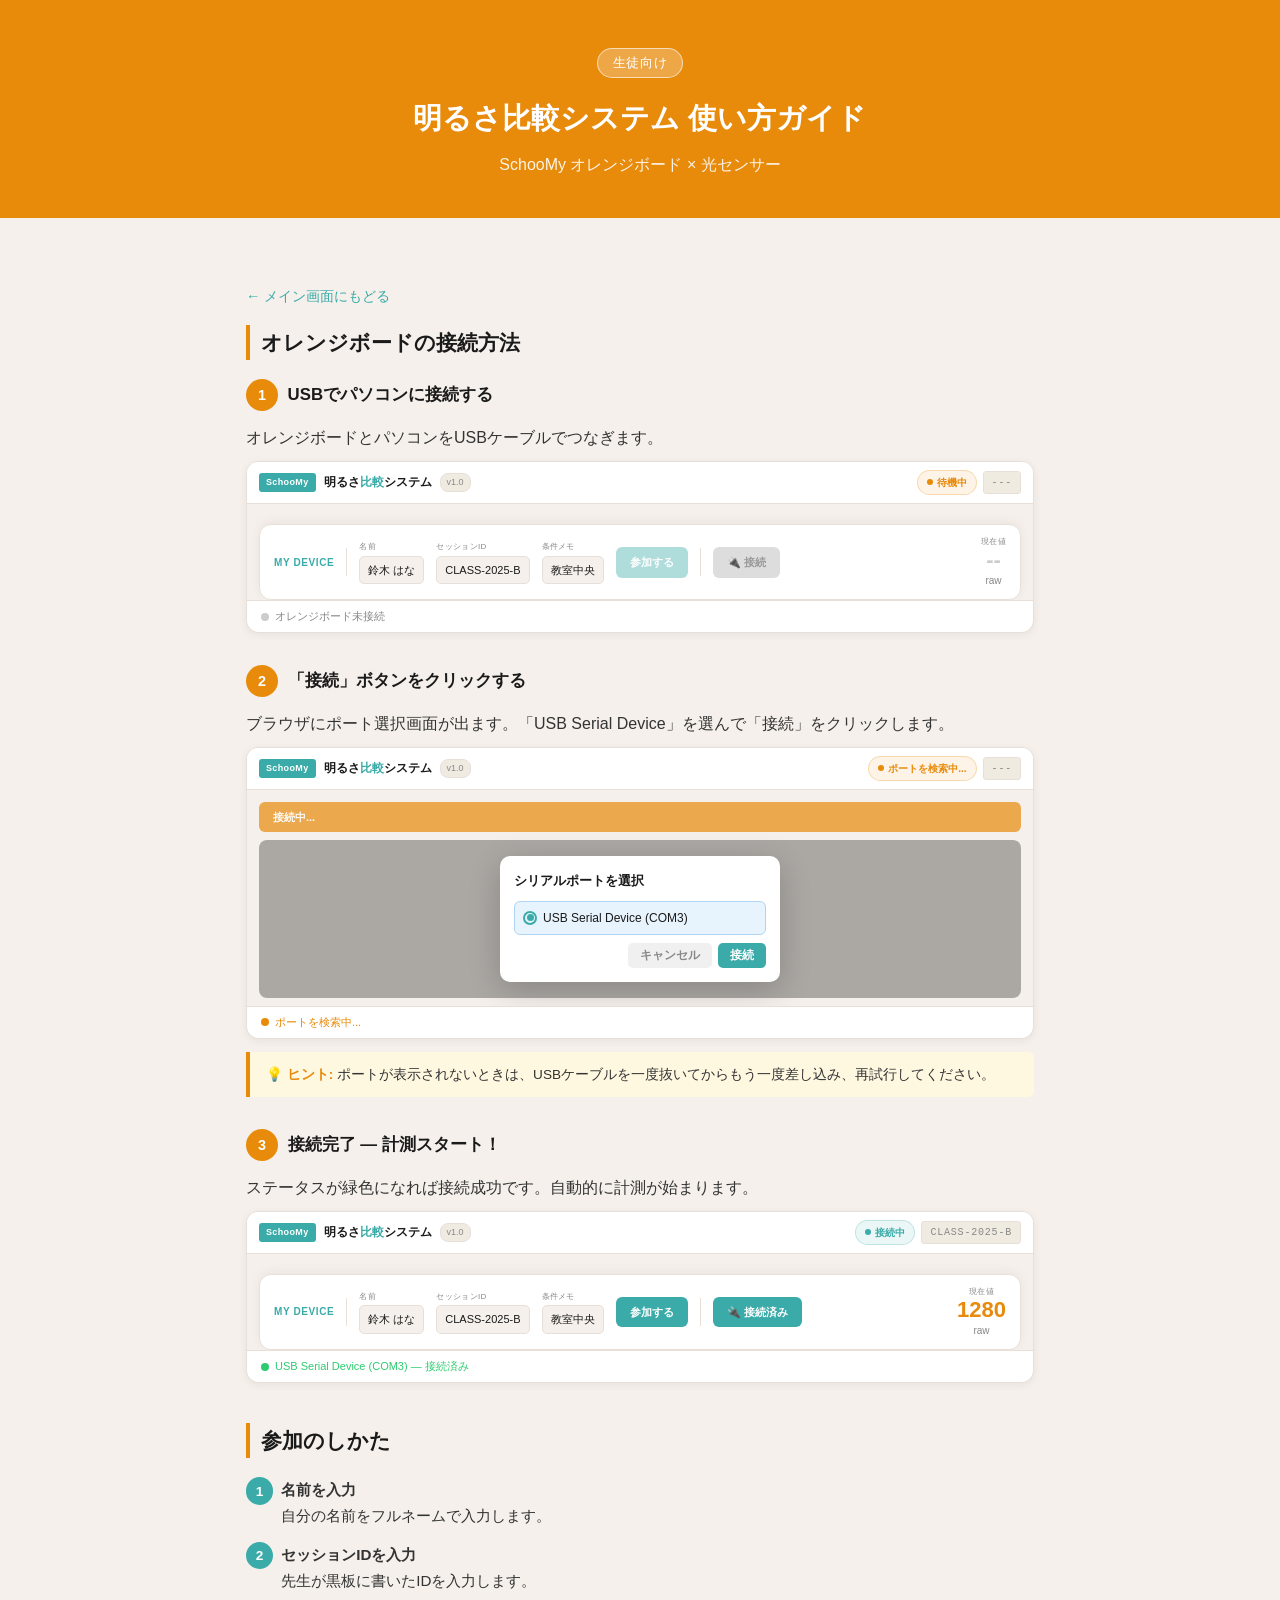
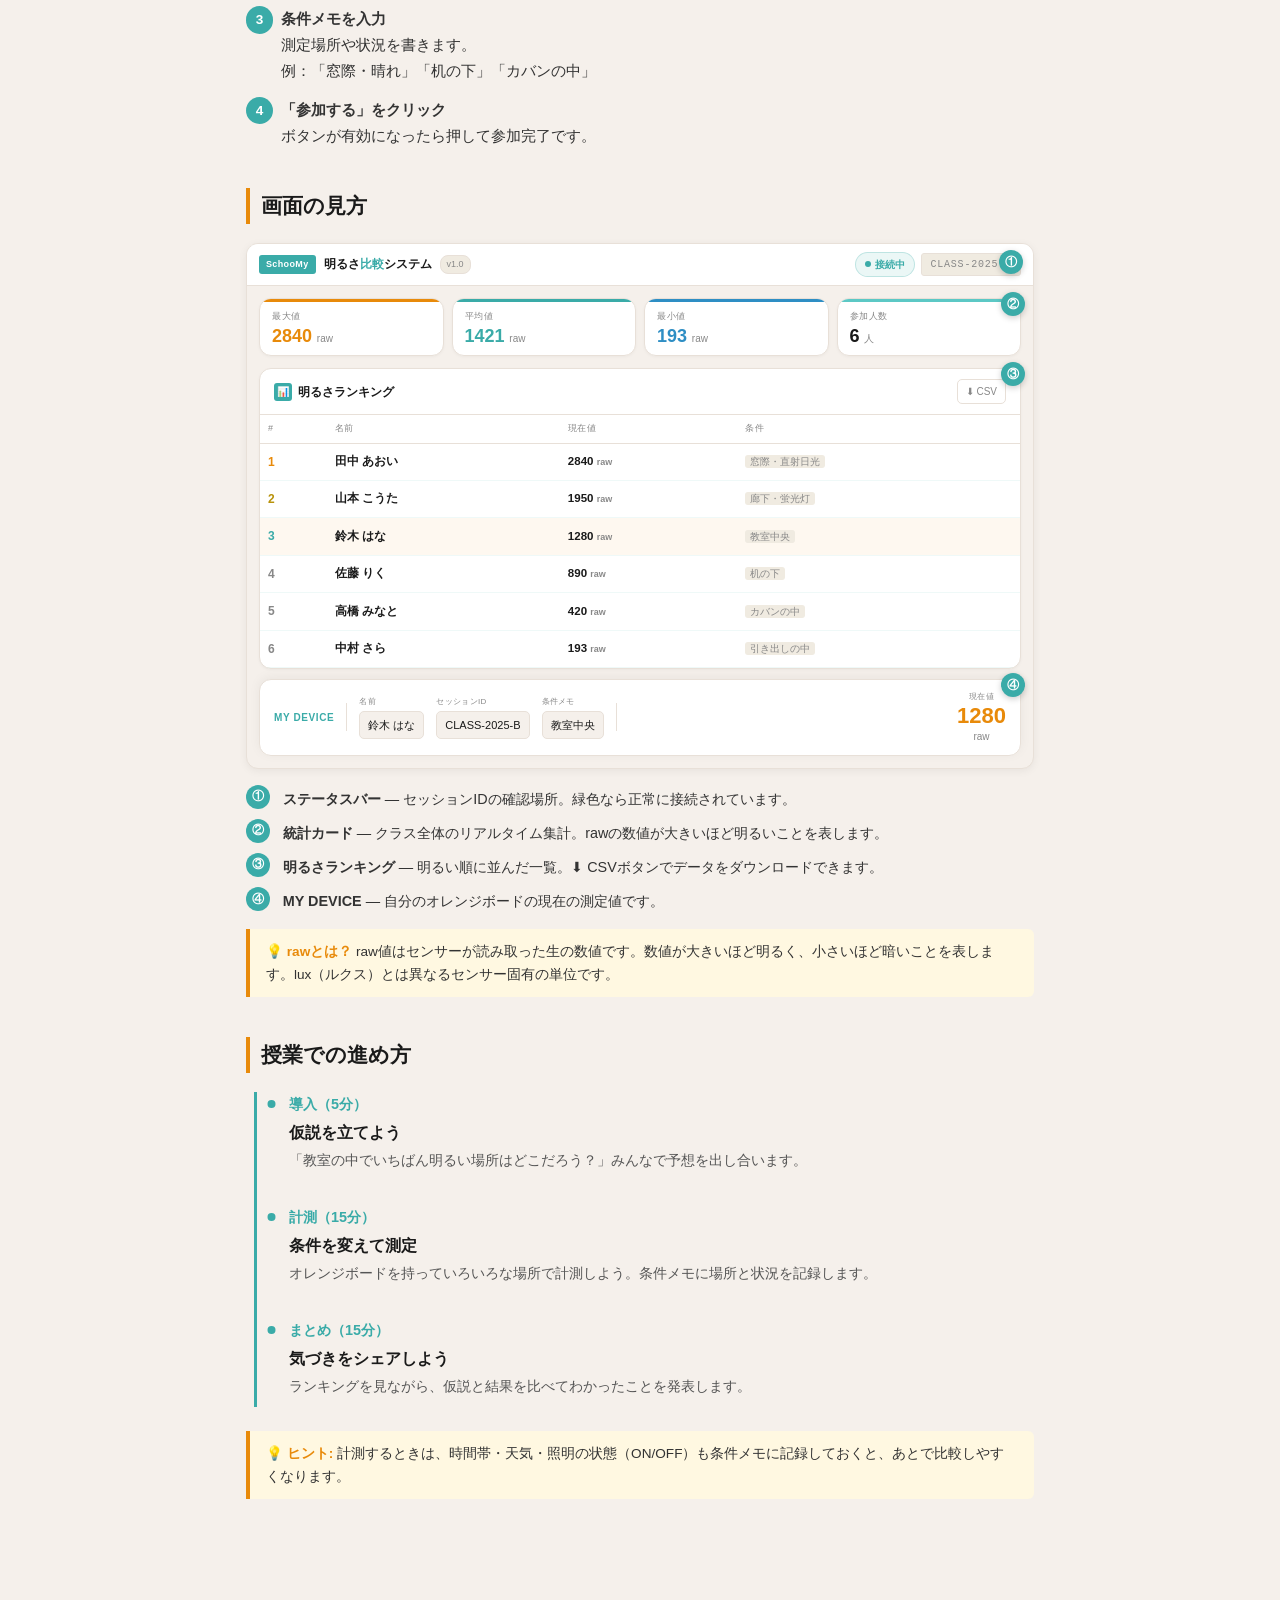
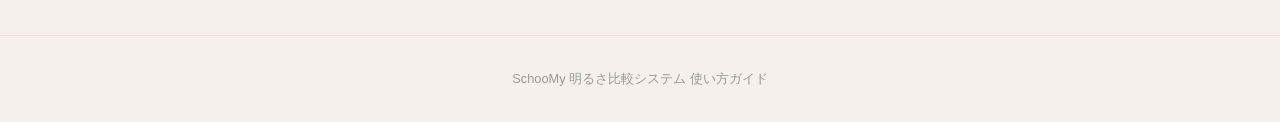
<file: guide.html>
<!DOCTYPE html>
<html lang="ja">
<head>
<meta charset="UTF-8">
<meta name="viewport" content="width=device-width, initial-scale=1.0">
<title>使い方ガイド — SchooMy 明るさ比較システム</title>
<style>
*,*::before,*::after{box-sizing:border-box;margin:0;padding:0}
body{font-family:Meiryo,sans-serif;color:#333;background:#f5f0eb;line-height:1.7}
a{color:#3AABA8;text-decoration:none}
a:hover{text-decoration:underline}

/* Hero */
.hero{background:#E88A0A;color:#fff;text-align:center;padding:3rem 1rem 2.5rem}
.hero .badge{display:inline-block;background:rgba(255,255,255,.25);border:1px solid rgba(255,255,255,.6);border-radius:999px;padding:.2rem .9rem;font-size:.8rem;margin-bottom:1rem;letter-spacing:.05em}
.hero h1{font-size:1.8rem;margin-bottom:.5rem}
.hero .sub{font-size:1rem;opacity:.9}

/* Container */
.container{max-width:820px;margin:0 auto;padding:1.5rem 1rem 4rem}
section{margin-bottom:2.5rem}
section h2{font-size:1.3rem;border-left:4px solid #E88A0A;padding-left:.7rem;margin-bottom:1.2rem;color:#1a1a1a}

/* Steps */
.step{margin-bottom:2rem}
.step-header{display:flex;align-items:center;gap:.6rem;margin-bottom:.8rem}
.step-num{display:inline-flex;align-items:center;justify-content:center;width:2rem;height:2rem;border-radius:50%;background:#E88A0A;color:#fff;font-weight:bold;font-size:.9rem;flex-shrink:0}
.step-title{font-size:1.05rem;font-weight:bold;color:#1a1a1a}

/* ===== Mock screen (light theme matching actual site) ===== */
.mock-screen{color-scheme:light;background:#f5f0eb;border-radius:12px;overflow:hidden;margin:.6rem 0;font-size:.78rem;color:#1a1a1a;border:1px solid #e8e0d8;box-shadow:0 2px 8px rgba(0,0,0,.06)}

/* Mock header (white bar) */
.mock-header{display:flex;align-items:center;justify-content:space-between;padding:8px 12px;background:#ffffff;border-bottom:1px solid #e8e0d8;font-size:.72rem;gap:8px;flex-wrap:wrap}
.mock-header-left{display:flex;align-items:center;gap:8px}
.mock-logo{background:#3AABA8;color:#fff;font-size:9px;font-weight:bold;padding:2px 7px;border-radius:3px;letter-spacing:.04em}
.mock-app-title{font-size:12px;font-weight:bold;color:#1a1a1a}
.mock-app-title span{color:#3AABA8}
.mock-version{font-size:9px;color:#888;background:#f0ebe1;padding:1px 6px;border-radius:8px;border:1px solid #e8e0d8}
.mock-header-right{display:flex;align-items:center;gap:6px}
.mock-status-pill{display:flex;align-items:center;gap:4px;border-radius:14px;padding:3px 9px;font-size:10px;font-weight:bold}
.mock-status-pill.idle{background:rgba(232,138,10,.1);border:1px solid rgba(232,138,10,.25);color:#E88A0A}
.mock-status-pill.live{background:rgba(58,171,168,.1);border:1px solid rgba(58,171,168,.25);color:#3AABA8}
.mock-status-pill.searching{background:rgba(232,138,10,.1);border:1px solid rgba(232,138,10,.25);color:#E88A0A}
.mock-status-dot{width:6px;height:6px;border-radius:50%;flex-shrink:0}
.mock-status-dot.idle{background:#E88A0A}
.mock-status-dot.live{background:#3AABA8;animation:mock-pulse 1.5s ease-in-out infinite}
.mock-status-dot.searching{background:#E88A0A;animation:mock-pulse 1.5s ease-in-out infinite}
@keyframes mock-pulse{0%,100%{opacity:1;transform:scale(1)}50%{opacity:.5;transform:scale(.8)}}
.mock-session-code{font-size:10px;color:#888;background:#f0ebe1;padding:2px 8px;border-radius:3px;border:1px solid #e8e0d8;font-family:monospace;letter-spacing:.08em}

/* Mock body */
.mock-body{padding:12px}

/* Mock stat cards */
.mock-stats{display:grid;grid-template-columns:repeat(4,1fr);gap:8px;margin-bottom:12px}
.mock-stat-card{background:#ffffff;border:1px solid #e8e0d8;border-radius:12px;padding:10px 12px;position:relative;overflow:hidden;box-shadow:0 1px 3px rgba(0,0,0,.04)}
.mock-stat-card::before{content:'';position:absolute;top:0;left:0;right:0;height:3px}
.mock-stat-card.max::before{background:#E88A0A}
.mock-stat-card.avg::before{background:#3AABA8}
.mock-stat-card.min::before{background:#2E8EC4}
.mock-stat-card.count::before{background:#5cc8c5}
.mock-stat-card .stat-label{font-size:9px;color:#888;letter-spacing:.06em;text-transform:uppercase;margin-bottom:3px}
.mock-stat-card .stat-val{font-size:18px;font-weight:900;line-height:1}
.mock-stat-card.max .stat-val{color:#E88A0A}
.mock-stat-card.avg .stat-val{color:#3AABA8}
.mock-stat-card.min .stat-val{color:#2E8EC4}
.mock-stat-card.count .stat-val{color:#1a1a1a}
.mock-stat-card .stat-unit{font-size:10px;font-weight:400;color:#888;margin-left:2px}

/* Mock panel (white card) */
.mock-panel{background:#ffffff;border:1px solid #e8e0d8;border-radius:12px;overflow:hidden;box-shadow:0 1px 3px rgba(0,0,0,.04);margin-bottom:10px}
.mock-panel-header{padding:10px 14px;border-bottom:1px solid #e8e0d8;display:flex;align-items:center;justify-content:space-between}
.mock-panel-title{font-size:12px;font-weight:bold;color:#1a1a1a;display:flex;align-items:center;gap:6px}
.mock-panel-title .icon{width:18px;height:18px;background:#3AABA8;border-radius:3px;display:flex;align-items:center;justify-content:center;font-size:10px}
.mock-csv-btn{background:transparent;border:1px solid #e8e0d8;color:#888;border-radius:5px;padding:3px 8px;font-size:10px;cursor:default}
.mock-panel-body{padding:12px 14px}

/* Mock table */
.mock-table{width:100%;border-collapse:collapse;font-size:.72rem}
.mock-table th{text-align:left;color:#888;padding:6px 8px;border-bottom:1px solid #e8e0d8;font-size:9px;letter-spacing:.06em;text-transform:uppercase;font-weight:500}
.mock-table td{padding:8px;border-bottom:1px solid rgba(58,171,168,.08);color:#1a1a1a}
.mock-table tr.me td{background:rgba(232,138,10,.06)}
.mock-table .rank{font-weight:900;font-size:12px;color:#888}
.mock-table .rank.r1{color:#E88A0A}
.mock-table .rank.r2{color:#b8920a}
.mock-table .rank.r3{color:#3AABA8}
.mock-table .p-name{font-weight:bold}
.mock-table .p-val{font-weight:900;font-variant-numeric:tabular-nums}
.mock-table .p-unit{font-size:9px;color:#888}
.mock-table .p-memo{font-size:10px;color:#888;background:#f0ebe1;padding:1px 5px;border-radius:3px}

/* Mock MY DEVICE bar */
.mock-device-bar{background:#ffffff;border:1px solid #e8e0d8;border-radius:12px;padding:10px 14px;display:flex;align-items:center;gap:12px;box-shadow:0 -2px 12px rgba(0,0,0,.05);flex-wrap:wrap;margin-top:8px}
.mock-device-label{font-size:10px;font-weight:bold;color:#3AABA8;letter-spacing:.06em;text-transform:uppercase;white-space:nowrap}
.mock-device-divider{width:1px;height:28px;background:#e8e0d8;flex-shrink:0}
.mock-input-group{display:flex;flex-direction:column;gap:2px}
.mock-input-label{font-size:8px;color:#888;text-transform:uppercase;letter-spacing:.04em}
.mock-input{background:#f5f0eb;border:1px solid #e8e0d8;border-radius:5px;color:#1a1a1a;font-size:11px;padding:4px 8px}
.mock-join-btn{border:none;border-radius:6px;padding:6px 14px;font-size:11px;font-weight:bold;cursor:default;white-space:nowrap}
.mock-join-btn.disabled{background:#3AABA8;color:#fff;opacity:.4}
.mock-join-btn.active{background:#3AABA8;color:#fff}
.mock-connect-btn{border:none;border-radius:6px;padding:6px 14px;font-size:11px;font-weight:bold;cursor:default;white-space:nowrap;display:flex;align-items:center;gap:4px}
.mock-connect-btn.teal{background:#3AABA8;color:#fff}
.mock-connect-btn.gray{background:#ddd;color:#999}
.mock-connect-btn.searching{background:#E88A0A;color:#fff;opacity:.7}
.mock-current-wrap{display:flex;flex-direction:column;align-items:center;gap:1px;margin-left:auto}
.mock-current-label{font-size:8px;color:#888;text-transform:uppercase;letter-spacing:.04em}
.mock-current-val{font-size:22px;font-weight:900;color:#E88A0A;line-height:1;font-variant-numeric:tabular-nums}
.mock-current-unit{font-size:10px;color:#888}
.mock-current-placeholder{font-size:22px;font-weight:900;color:#ccc;line-height:1}

/* Mock USB indicator (inside device bar area) */
.mock-usb-indicator{display:flex;align-items:center;gap:6px;padding:6px 14px;font-size:11px;border-top:1px solid #e8e0d8;background:#ffffff;border-radius:0 0 12px 12px}
.mock-usb-dot{width:8px;height:8px;border-radius:50%;flex-shrink:0}

/* Dialog mock */
.mock-dialog-overlay{background:rgba(0,0,0,.3);border-radius:8px;padding:16px;margin:8px 0}
.mock-dialog{background:#fff;color:#1a1a1a;border-radius:10px;margin:0 auto;padding:14px;max-width:280px;font-size:.75rem;box-shadow:0 8px 32px rgba(0,0,0,.2)}
.mock-dialog .dialog-title{font-weight:bold;margin-bottom:8px;font-size:.82rem;color:#1a1a1a}
.mock-dialog .dialog-item{display:flex;align-items:center;gap:6px;padding:6px 8px;border-radius:6px;background:#e8f4fd;border:1px solid #b0d4f1;margin-bottom:4px}
.mock-dialog .dialog-item .radio{width:14px;height:14px;border-radius:50%;border:2px solid #3AABA8;display:flex;align-items:center;justify-content:center;flex-shrink:0}
.mock-dialog .dialog-item .radio::after{content:'';width:7px;height:7px;border-radius:50%;background:#3AABA8}
.mock-dialog .dialog-actions{display:flex;gap:6px;justify-content:flex-end;margin-top:8px}
.mock-dialog .dialog-actions button{border:none;padding:5px 12px;border-radius:5px;font-size:.72rem;cursor:default;font-weight:bold}
.mock-dialog .dialog-actions .cancel{background:#f0f0f0;color:#888}
.mock-dialog .dialog-actions .ok{background:#3AABA8;color:#fff}

/* Hint box */
.hint{background:#fff8e1;border-left:4px solid #E88A0A;border-radius:0 6px 6px 0;padding:.7rem 1rem;margin:.8rem 0;font-size:.85rem}
.hint strong{color:#E88A0A}

/* Numbered list (参加のしかた) */
.join-steps{counter-reset:join}
.join-steps li{list-style:none;position:relative;padding-left:2.2rem;margin-bottom:.8rem;font-size:.95rem}
.join-steps li::before{counter-increment:join;content:counter(join);position:absolute;left:0;top:0;width:1.7rem;height:1.7rem;border-radius:50%;background:#3AABA8;color:#fff;display:flex;align-items:center;justify-content:center;font-weight:bold;font-size:.85rem}

/* Annotated mock (画面の見方) */
.annotated-wrap{position:relative}
.anno-badge{position:absolute;width:1.5rem;height:1.5rem;border-radius:50%;background:#3AABA8;color:#fff;font-size:.75rem;font-weight:bold;display:flex;align-items:center;justify-content:center;z-index:2;box-shadow:0 2px 6px rgba(0,0,0,.2)}
.anno-list{margin-top:1rem}
.anno-list dl{display:grid;grid-template-columns:auto 1fr;gap:.3rem .8rem;font-size:.9rem}
.anno-list dt{display:flex;align-items:center;justify-content:center;width:1.5rem;height:1.5rem;border-radius:50%;background:#3AABA8;color:#fff;font-weight:bold;font-size:.75rem;flex-shrink:0}
.anno-list dd{margin:0;padding:.15rem 0}

/* Timeline */
.timeline{position:relative;padding-left:2rem;border-left:3px solid #3AABA8;margin-left:.5rem}
.timeline-item{position:relative;margin-bottom:1.5rem;padding-bottom:.5rem}
.timeline-item::before{content:'';position:absolute;left:-2rem;top:.35rem;transform:translateX(calc(-50% + 1rem - 1.5px));width:14px;height:14px;border-radius:50%;background:#3AABA8;border:3px solid #f5f0eb}
.timeline-item .time-label{font-weight:bold;color:#3AABA8;font-size:.9rem}
.timeline-item .time-title{font-weight:bold;font-size:1rem;margin:.15rem 0;color:#1a1a1a}
.timeline-item .time-desc{font-size:.9rem;color:#555}

/* Back link */
.back-link{display:inline-flex;align-items:center;gap:.3rem;margin-bottom:1rem;font-size:.9rem}

/* Footer */
.guide-footer{text-align:center;padding:2rem 1rem;font-size:.8rem;color:#999;border-top:1px solid #e8e0d8;margin-top:2rem}

/* Responsive */
@media(max-width:600px){
  .hero h1{font-size:1.3rem}
  .mock-stats{grid-template-columns:repeat(2,1fr)}
  .mock-device-bar{flex-direction:column;align-items:stretch;gap:8px}
  .mock-device-divider{width:100%;height:1px}
  .mock-current-wrap{flex-direction:row;align-items:center;gap:6px;margin-left:0}
  .anno-badge{display:none}
  .mock-table{font-size:.65rem}
  .mock-header{flex-direction:column;align-items:flex-start;gap:4px}
}
</style>
</head>
<body>

<!-- Hero -->
<section class="hero">
  <div class="badge">生徒向け</div>
  <h1>明るさ比較システム 使い方ガイド</h1>
  <p class="sub">SchooMy オレンジボード × 光センサー</p>
</section>

<div class="container">
  <a href="index.html" class="back-link">← メイン画面にもどる</a>

  <!-- ====== 2. 接続方法 ====== -->
  <section>
    <h2>オレンジボードの接続方法</h2>

    <!-- STEP 1 -->
    <div class="step">
      <div class="step-header">
        <div class="step-num">1</div>
        <div class="step-title">USBでパソコンに接続する</div>
      </div>
      <p>オレンジボードとパソコンをUSBケーブルでつなぎます。</p>

      <!-- Mock ① 接続前 -->
      <div class="mock-screen">
        <div class="mock-header">
          <div class="mock-header-left">
            <span class="mock-logo">SchooMy</span>
            <span class="mock-app-title">明るさ<span>比較</span>システム</span>
            <span class="mock-version">v1.0</span>
          </div>
          <div class="mock-header-right">
            <div class="mock-status-pill idle">
              <span class="mock-status-dot idle"></span>
              <span>待機中</span>
            </div>
            <span class="mock-session-code">---</span>
          </div>
        </div>
        <div class="mock-body" style="padding-bottom:0">
          <div class="mock-device-bar">
            <span class="mock-device-label">MY DEVICE</span>
            <span class="mock-device-divider"></span>
            <div class="mock-input-group">
              <span class="mock-input-label">名前</span>
              <span class="mock-input">鈴木 はな</span>
            </div>
            <div class="mock-input-group">
              <span class="mock-input-label">セッションID</span>
              <span class="mock-input">CLASS-2025-B</span>
            </div>
            <div class="mock-input-group">
              <span class="mock-input-label">条件メモ</span>
              <span class="mock-input">教室中央</span>
            </div>
            <span class="mock-join-btn disabled">参加する</span>
            <span class="mock-device-divider"></span>
            <span class="mock-connect-btn gray">🔌 接続</span>
            <div class="mock-current-wrap">
              <span class="mock-current-label">現在値</span>
              <span class="mock-current-placeholder">--</span>
              <span class="mock-current-unit">raw</span>
            </div>
          </div>
        </div>
        <div class="mock-usb-indicator">
          <span class="mock-usb-dot" style="background:#ccc"></span>
          <span style="color:#888">オレンジボード未接続</span>
        </div>
      </div>
    </div>

    <!-- STEP 2 -->
    <div class="step">
      <div class="step-header">
        <div class="step-num">2</div>
        <div class="step-title">「接続」ボタンをクリックする</div>
      </div>
      <p>ブラウザにポート選択画面が出ます。「USB Serial Device」を選んで「接続」をクリックします。</p>

      <!-- Mock ② ポート選択中 -->
      <div class="mock-screen">
        <div class="mock-header">
          <div class="mock-header-left">
            <span class="mock-logo">SchooMy</span>
            <span class="mock-app-title">明るさ<span>比較</span>システム</span>
            <span class="mock-version">v1.0</span>
          </div>
          <div class="mock-header-right">
            <div class="mock-status-pill searching">
              <span class="mock-status-dot searching"></span>
              <span>ポートを検索中...</span>
            </div>
            <span class="mock-session-code">---</span>
          </div>
        </div>
        <div class="mock-body" style="padding-bottom:0">
          <div style="margin-bottom:8px">
            <span class="mock-connect-btn searching">接続中...</span>
          </div>

          <!-- Dialog overlay -->
          <div class="mock-dialog-overlay">
            <div class="mock-dialog">
              <div class="dialog-title">シリアルポートを選択</div>
              <div class="dialog-item">
                <div class="radio"></div>
                <span>USB Serial Device (COM3)</span>
              </div>
              <div class="dialog-actions">
                <button class="cancel">キャンセル</button>
                <button class="ok">接続</button>
              </div>
            </div>
          </div>
        </div>
        <div class="mock-usb-indicator">
          <span class="mock-usb-dot" style="background:#E88A0A"></span>
          <span style="color:#E88A0A">ポートを検索中...</span>
        </div>
      </div>

      <div class="hint">
        <strong>💡 ヒント:</strong> ポートが表示されないときは、USBケーブルを一度抜いてからもう一度差し込み、再試行してください。
      </div>
    </div>

    <!-- STEP 3 -->
    <div class="step">
      <div class="step-header">
        <div class="step-num">3</div>
        <div class="step-title">接続完了 — 計測スタート！</div>
      </div>
      <p>ステータスが緑色になれば接続成功です。自動的に計測が始まります。</p>

      <!-- Mock ③ 接続完了 -->
      <div class="mock-screen">
        <div class="mock-header">
          <div class="mock-header-left">
            <span class="mock-logo">SchooMy</span>
            <span class="mock-app-title">明るさ<span>比較</span>システム</span>
            <span class="mock-version">v1.0</span>
          </div>
          <div class="mock-header-right">
            <div class="mock-status-pill live">
              <span class="mock-status-dot live"></span>
              <span>接続中</span>
            </div>
            <span class="mock-session-code">CLASS-2025-B</span>
          </div>
        </div>
        <div class="mock-body" style="padding-bottom:0">
          <div class="mock-device-bar">
            <span class="mock-device-label">MY DEVICE</span>
            <span class="mock-device-divider"></span>
            <div class="mock-input-group">
              <span class="mock-input-label">名前</span>
              <span class="mock-input">鈴木 はな</span>
            </div>
            <div class="mock-input-group">
              <span class="mock-input-label">セッションID</span>
              <span class="mock-input">CLASS-2025-B</span>
            </div>
            <div class="mock-input-group">
              <span class="mock-input-label">条件メモ</span>
              <span class="mock-input">教室中央</span>
            </div>
            <span class="mock-join-btn active">参加する</span>
            <span class="mock-device-divider"></span>
            <span class="mock-connect-btn teal">🔌 接続済み</span>
            <div class="mock-current-wrap">
              <span class="mock-current-label">現在値</span>
              <span class="mock-current-val">1280</span>
              <span class="mock-current-unit">raw</span>
            </div>
          </div>
        </div>
        <div class="mock-usb-indicator">
          <span class="mock-usb-dot" style="background:#2ecc71"></span>
          <span style="color:#2ecc71">USB Serial Device (COM3) — 接続済み</span>
        </div>
      </div>
    </div>
  </section>

  <!-- ====== 3. 参加のしかた ====== -->
  <section>
    <h2>参加のしかた</h2>
    <ol class="join-steps">
      <li><strong>名前を入力</strong><br>自分の名前をフルネームで入力します。</li>
      <li><strong>セッションIDを入力</strong><br>先生が黒板に書いたIDを入力します。</li>
      <li><strong>条件メモを入力</strong><br>測定場所や状況を書きます。<br>例：「窓際・晴れ」「机の下」「カバンの中」</li>
      <li><strong>「参加する」をクリック</strong><br>ボタンが有効になったら押して参加完了です。</li>
    </ol>
  </section>

  <!-- ====== 4. 画面の見方 ====== -->
  <section>
    <h2>画面の見方</h2>

    <div class="annotated-wrap">
      <!-- Mock ④ ランキング画面 -->
      <div class="mock-screen" style="position:relative">
        <!-- Badge ① on header -->
        <div class="anno-badge" style="top:6px;right:10px">①</div>
        <div class="mock-header">
          <div class="mock-header-left">
            <span class="mock-logo">SchooMy</span>
            <span class="mock-app-title">明るさ<span>比較</span>システム</span>
            <span class="mock-version">v1.0</span>
          </div>
          <div class="mock-header-right">
            <div class="mock-status-pill live">
              <span class="mock-status-dot live"></span>
              <span>接続中</span>
            </div>
            <span class="mock-session-code">CLASS-2025-B</span>
          </div>
        </div>
        <div class="mock-body">
          <!-- Badge ② on stats -->
          <div style="position:relative">
            <div class="anno-badge" style="top:-6px;right:-4px">②</div>
            <div class="mock-stats">
              <div class="mock-stat-card max"><div class="stat-label">最大値</div><div class="stat-val">2840<span class="stat-unit"> raw</span></div></div>
              <div class="mock-stat-card avg"><div class="stat-label">平均値</div><div class="stat-val">1421<span class="stat-unit"> raw</span></div></div>
              <div class="mock-stat-card min"><div class="stat-label">最小値</div><div class="stat-val">193<span class="stat-unit"> raw</span></div></div>
              <div class="mock-stat-card count"><div class="stat-label">参加人数</div><div class="stat-val">6<span class="stat-unit"> 人</span></div></div>
            </div>
          </div>

          <!-- Badge ③ on ranking -->
          <div style="position:relative">
            <div class="anno-badge" style="top:-6px;right:-4px">③</div>
            <div class="mock-panel">
              <div class="mock-panel-header">
                <div class="mock-panel-title"><span class="icon">📊</span> 明るさランキング</div>
                <span class="mock-csv-btn">⬇ CSV</span>
              </div>
              <div class="mock-panel-body" style="padding:0">
                <table class="mock-table">
                  <thead><tr><th>#</th><th>名前</th><th>現在値</th><th>条件</th></tr></thead>
                  <tbody>
                    <tr><td class="rank r1">1</td><td class="p-name">田中 あおい</td><td class="p-val">2840 <span class="p-unit">raw</span></td><td><span class="p-memo">窓際・直射日光</span></td></tr>
                    <tr><td class="rank r2">2</td><td class="p-name">山本 こうた</td><td class="p-val">1950 <span class="p-unit">raw</span></td><td><span class="p-memo">廊下・蛍光灯</span></td></tr>
                    <tr class="me"><td class="rank r3">3</td><td class="p-name">鈴木 はな</td><td class="p-val">1280 <span class="p-unit">raw</span></td><td><span class="p-memo">教室中央</span></td></tr>
                    <tr><td class="rank">4</td><td class="p-name">佐藤 りく</td><td class="p-val">890 <span class="p-unit">raw</span></td><td><span class="p-memo">机の下</span></td></tr>
                    <tr><td class="rank">5</td><td class="p-name">高橋 みなと</td><td class="p-val">420 <span class="p-unit">raw</span></td><td><span class="p-memo">カバンの中</span></td></tr>
                    <tr><td class="rank">6</td><td class="p-name">中村 さら</td><td class="p-val">193 <span class="p-unit">raw</span></td><td><span class="p-memo">引き出しの中</span></td></tr>
                  </tbody>
                </table>
              </div>
            </div>
          </div>

          <!-- Badge ④ on MY DEVICE -->
          <div style="position:relative">
            <div class="anno-badge" style="top:-6px;right:-4px">④</div>
            <div class="mock-device-bar">
              <span class="mock-device-label">MY DEVICE</span>
              <span class="mock-device-divider"></span>
              <div class="mock-input-group">
                <span class="mock-input-label">名前</span>
                <span class="mock-input">鈴木 はな</span>
              </div>
              <div class="mock-input-group">
                <span class="mock-input-label">セッションID</span>
                <span class="mock-input">CLASS-2025-B</span>
              </div>
              <div class="mock-input-group">
                <span class="mock-input-label">条件メモ</span>
                <span class="mock-input">教室中央</span>
              </div>
              <span class="mock-device-divider"></span>
              <div class="mock-current-wrap">
                <span class="mock-current-label">現在値</span>
                <span class="mock-current-val">1280</span>
                <span class="mock-current-unit">raw</span>
              </div>
            </div>
          </div>
        </div>
      </div>
    </div>

    <div class="anno-list">
      <dl>
        <dt>①</dt><dd><strong>ステータスバー</strong> — セッションIDの確認場所。緑色なら正常に接続されています。</dd>
        <dt>②</dt><dd><strong>統計カード</strong> — クラス全体のリアルタイム集計。rawの数値が大きいほど明るいことを表します。</dd>
        <dt>③</dt><dd><strong>明るさランキング</strong> — 明るい順に並んだ一覧。⬇ CSVボタンでデータをダウンロードできます。</dd>
        <dt>④</dt><dd><strong>MY DEVICE</strong> — 自分のオレンジボードの現在の測定値です。</dd>
      </dl>
    </div>

    <div class="hint">
      <strong>💡 rawとは？</strong> raw値はセンサーが読み取った生の数値です。数値が大きいほど明るく、小さいほど暗いことを表します。lux（ルクス）とは異なるセンサー固有の単位です。
    </div>
  </section>

  <!-- ====== 5. 授業での進め方 ====== -->
  <section>
    <h2>授業での進め方</h2>

    <div class="timeline">
      <div class="timeline-item">
        <div class="time-label">導入（5分）</div>
        <div class="time-title">仮説を立てよう</div>
        <div class="time-desc">「教室の中でいちばん明るい場所はどこだろう？」みんなで予想を出し合います。</div>
      </div>
      <div class="timeline-item">
        <div class="time-label">計測（15分）</div>
        <div class="time-title">条件を変えて測定</div>
        <div class="time-desc">オレンジボードを持っていろいろな場所で計測しよう。条件メモに場所と状況を記録します。</div>
      </div>
      <div class="timeline-item">
        <div class="time-label">まとめ（15分）</div>
        <div class="time-title">気づきをシェアしよう</div>
        <div class="time-desc">ランキングを見ながら、仮説と結果を比べてわかったことを発表します。</div>
      </div>
    </div>

    <div class="hint">
      <strong>💡 ヒント:</strong> 計測するときは、時間帯・天気・照明の状態（ON/OFF）も条件メモに記録しておくと、あとで比較しやすくなります。
    </div>
  </section>
</div>

<footer class="guide-footer">
  SchooMy 明るさ比較システム 使い方ガイド
</footer>

</body>
</html>
</file>
